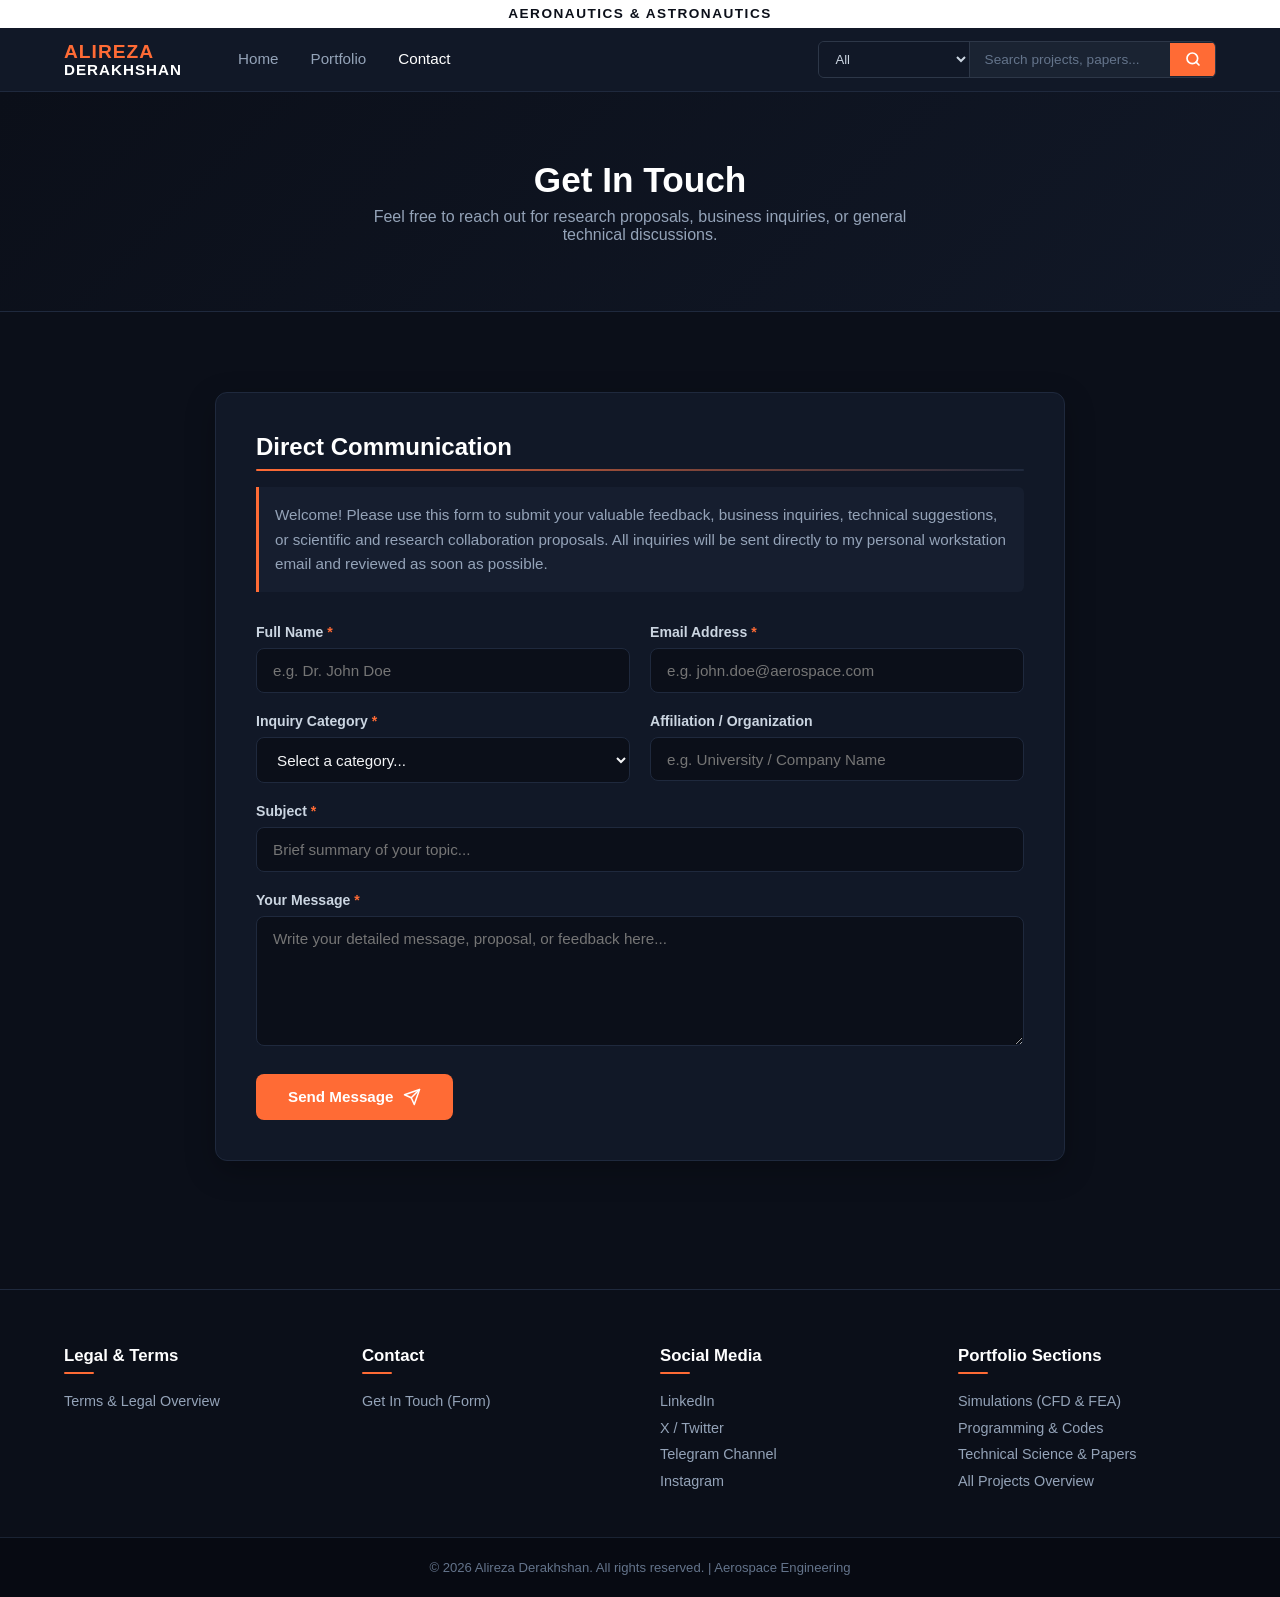
<file: contact.html>
<!DOCTYPE html>
<html lang="en">
<head>
    <meta charset="UTF-8">
    <meta name="viewport" content="width=device-width, initial-scale=1.0">
    <title>Contact | Alireza Derakhshan</title>
    <link rel="stylesheet" href="css/style.css">
</head>
<body>

    <!-- Top White Banner -->
    <div class="top-banner">
        Aeronautics & Astronautics
    </div>

    <!-- Main Navigation Bar -->
    <header class="navbar">
        <div class="nav-left">
            <!-- Logo Section -->
            <div class="logo">
                <a href="index.html">
                    <span class="first-name">Alireza</span>
                    <span class="last-name">Derakhshan</span>
                </a>
            </div>
            
            <!-- Main Navigation Links -->
            <nav>
                <ul class="nav-links">
                    <li><a href="index.html">Home</a></li>
                    
                    <!-- Dropdown Parent -->
                    <li class="dropdown">
                        <a href="portfolio.html" class="dropbtn">Portfolio</a>
                        <ul class="dropdown-menu">
                            <li><a href="simulations.html">Simulations</a></li>
                            <li><a href="programming.html">Programming</a></li>
                            <li><a href="technical-science.html">Technical Science</a></li>
                        </ul>
                    </li>

                    <li><a href="contact.html" class="active">Contact</a></li>
                </ul>
            </nav>
        </div>

        <!-- Integrated Search Bar -->
        <form class="search-box" action="portfolio.html" method="GET">
            <select name="category" class="search-select">
                <option value="all">All</option>
                <option value="simulations">Simulations</option>
                <option value="programming">Programming</option>
                <option value="technical-science">Technical Science</option>
            </select>
            <input type="text" name="q" placeholder="Search projects, papers..." class="search-input" required>
            <button type="submit" class="search-button" aria-label="Search">
                <svg xmlns="http://www.w3.org/2000/svg" width="16" height="16" viewBox="0 0 24 24" fill="none" stroke="currentColor" stroke-width="2.5" stroke-linecap="round" stroke-linejoin="round">
                    <circle cx="11" cy="11" r="8"></circle>
                    <line x1="21" y1="21" x2="16.65" y2="16.65"></line>
                </svg>
            </button>
        </form>
    </header>

    <!-- Page Header Banner -->
    <section class="hero-banner" style="max-height: 220px; display: flex; align-items: center; justify-content: center; background: linear-gradient(135deg, #0b0f19 0%, #111827 100%); border-bottom: 1px solid #1f293d;">
        <div style="text-align: center; padding: 2rem;">
            <h1 style="color: #ffffff; font-size: 2.2rem; margin-bottom: 0.5rem; font-weight: 700;">Get In Touch</h1>
            <p style="color: #94a3b8; font-size: 1rem; max-width: 600px; margin: 0 auto;">Feel free to reach out for research proposals, business inquiries, or general technical discussions.</p>
        </div>
    </section>

    <!-- Main Contact Container -->
    <main class="portfolio-wrapper" style="padding-top: 3rem; padding-bottom: 4rem;">
        
        <div class="contact-card-block">
            
            <!-- Formal Header Text Area -->
            <div class="contact-intro">
                <h2>Direct Communication</h2>
                <div class="category-line"></div>
                <p class="formal-notice">
                    Welcome! Please use this form to submit your valuable feedback, business inquiries, technical suggestions, or scientific and research collaboration proposals. All inquiries will be sent directly to my personal workstation email and reviewed as soon as possible.
                </p>
            </div>

            <!-- Contact Form -->
            <!-- Note: Replace the action URL with your Formspree endpoint (e.g., https://formspree.io/f/xknlqwbz) -->
            <form action="https://formspree.io/f/YOUR_FORM_ID" method="POST" class="contact-form">
                
                <!-- Row 1: Name & Email -->
                <div class="form-row">
                    <div class="form-group">
                        <label for="full-name">Full Name <span class="required">*</span></label>
                        <input type="text" id="full-name" name="name" placeholder="e.g. Dr. John Doe" required>
                    </div>

                    <div class="form-group">
                        <label for="email">Email Address <span class="required">*</span></label>
                        <input type="email" id="email" name="email" placeholder="e.g. john.doe@aerospace.com" required>
                    </div>
                </div>

                <!-- Row 2: Organization / Phone & Inquiry Type -->
                <div class="form-row">
                    <div class="form-group">
                        <label for="inquiry-type">Inquiry Category <span class="required">*</span></label>
                        <select id="inquiry-type" name="inquiry_type" class="form-select" required>
                            <option value="" disabled selected>Select a category...</option>
                            <option value="Scientific Research">Scientific / Academic Research Collaboration</option>
                            <option value="Business Inquiry">Business & Commercial Inquiry</option>
                            <option value="Feedback / Suggestion">Feedback & Technical Suggestions</option>
                            <option value="General Question">General Question</option>
                        </select>
                    </div>

                    <div class="form-group">
                        <label for="organization">Affiliation / Organization</label>
                        <input type="text" id="organization" name="organization" placeholder="e.g. University / Company Name">
                    </div>
                </div>

                <!-- Row 3: Subject -->
                <div class="form-group">
                    <label for="subject">Subject <span class="required">*</span></label>
                    <input type="text" id="subject" name="subject" placeholder="Brief summary of your topic..." required>
                </div>

                <!-- Row 4: Message -->
                <div class="form-group">
                    <label for="message">Your Message <span class="required">*</span></label>
                    <textarea id="message" name="message" rows="6" placeholder="Write your detailed message, proposal, or feedback here..." required></textarea>
                </div>

                <!-- Submit Button -->
                <div class="form-submit-wrapper">
                    <button type="submit" class="submit-btn">
                        <span>Send Message</span>
                        <svg xmlns="http://www.w3.org/2000/svg" width="18" height="18" viewBox="0 0 24 24" fill="none" stroke="currentColor" stroke-width="2" stroke-linecap="round" stroke-linejoin="round">
                            <line x1="22" y1="2" x2="11" y2="13"></line>
                            <polygon points="22 2 15 22 11 13 2 9 22 2"></polygon>
                        </svg>
                    </button>
                </div>

            </form>

        </div>

    </main>
<!-- Main Site Footer -->
    <footer class="site-footer">
        <div class="footer-container">
            
            <!-- Column 1: Legal & Terms -->
            <div class="footer-col">
                <h4>Legal & Terms</h4>
                <ul class="footer-links">
                    <li><a href="legal.html">Terms & Legal Overview</a></li>
                </ul>
            </div>

            <!-- Column 2: Contact Info -->
            <div class="footer-col">
                <h4>Contact</h4>
                <ul class="footer-links">
                    <li><a href="contact.html">Get In Touch (Form)</a></li>
                </ul>
            </div>

            <!-- Column 3: Social Media -->
            <div class="footer-col">
                <h4>Social Media</h4>
                <ul class="footer-links">
                    <li><a href="https://linkedin.com" target="_blank" rel="noopener">LinkedIn</a></li>
                    <li><a href="https://x.com" target="_blank" rel="noopener">X / Twitter</a></li>
                    <li><a href="https://t.me/yourchannel" target="_blank" rel="noopener">Telegram Channel</a></li>
                    <li><a href="https://instagram.com" target="_blank" rel="noopener">Instagram</a></li>
                </ul>
            </div>

            <!-- Column 4: Portfolio Sections -->
            <div class="footer-col">
                <h4>Portfolio Sections</h4>
                <ul class="footer-links">
                    <li><a href="simulations.html">Simulations (CFD & FEA)</a></li>
                    <li><a href="programming.html">Programming & Codes</a></li>
                    <li><a href="technical-science.html">Technical Science & Papers</a></li>
                    <li><a href="portfolio.html">All Projects Overview</a></li>
                </ul>
            </div>

        </div>

        <!-- Footer Bottom Bar -->
        <div class="footer-bottom">
            <div class="footer-bottom-content">
                <p>&copy; 2026 Alireza Derakhshan. All rights reserved. | Aerospace Engineering</p>
            </div>
        </div>
    </footer>
    
</body>
</html>
</file>
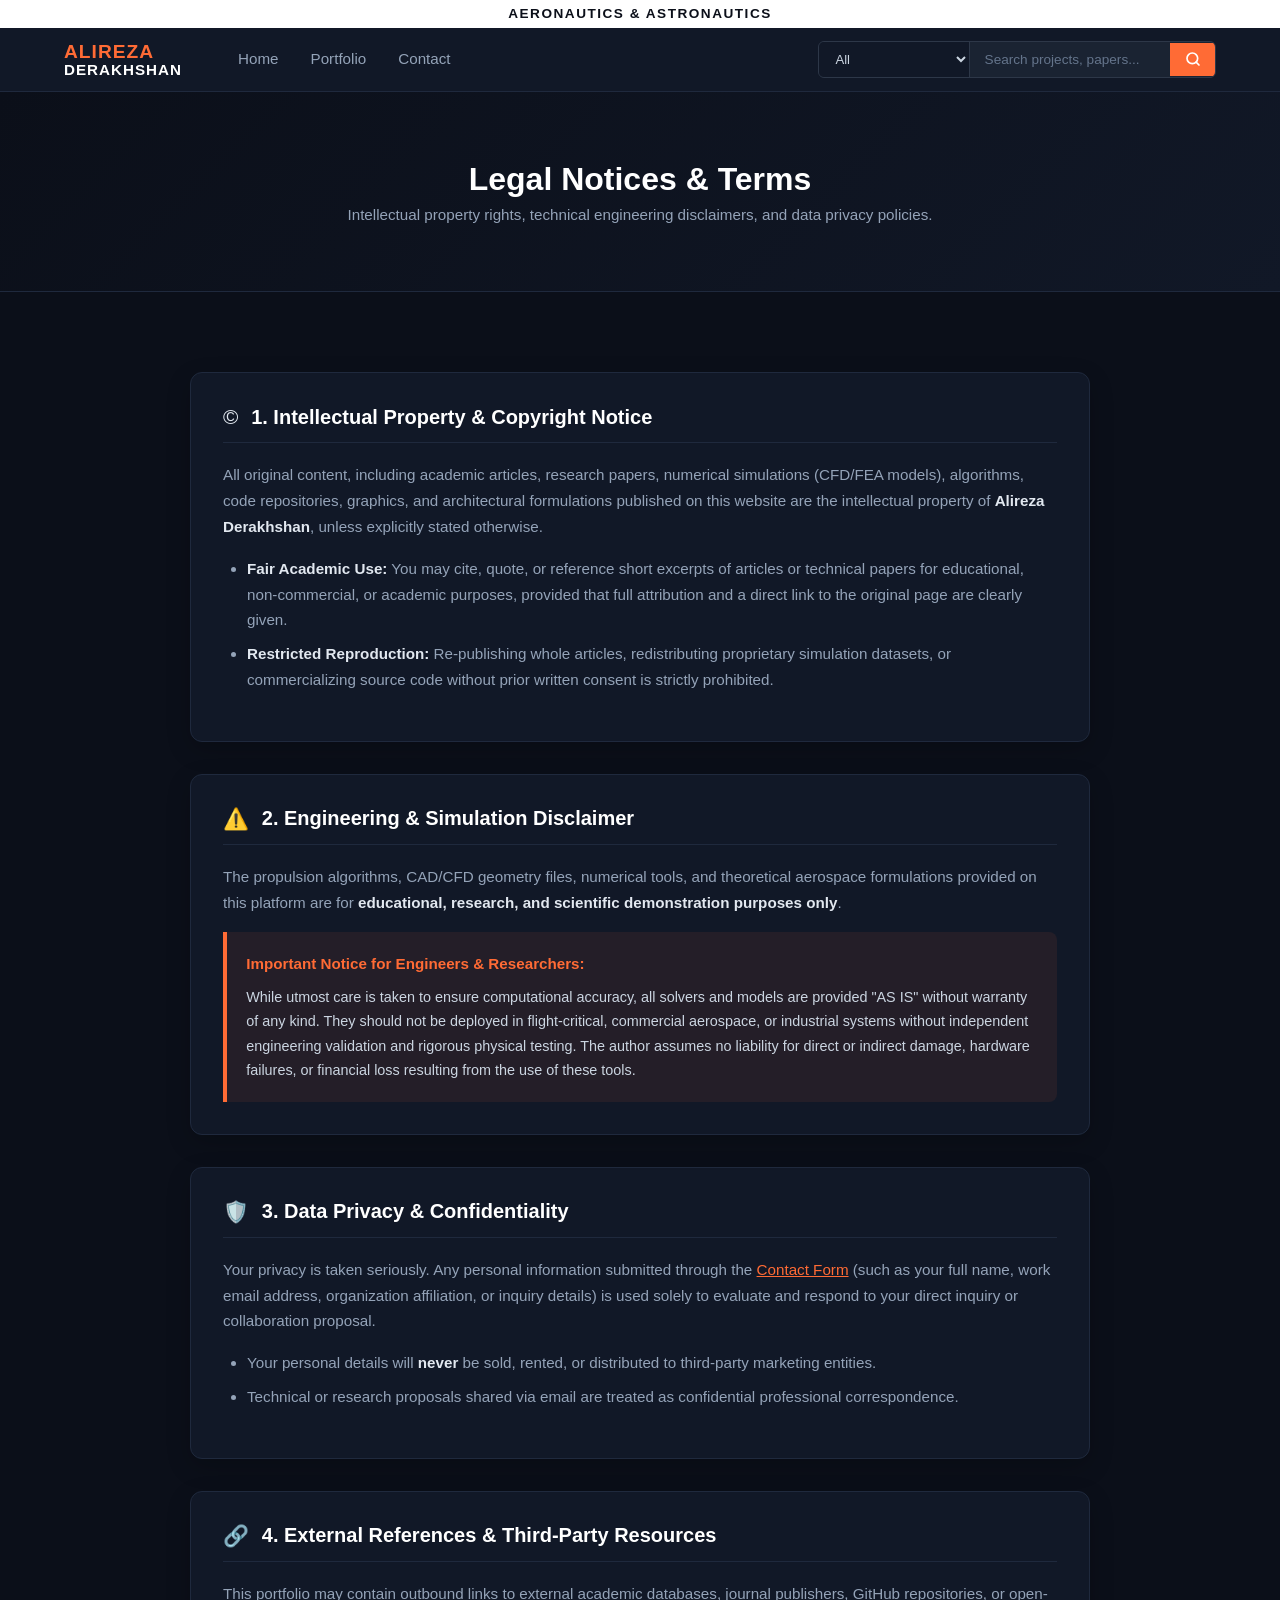
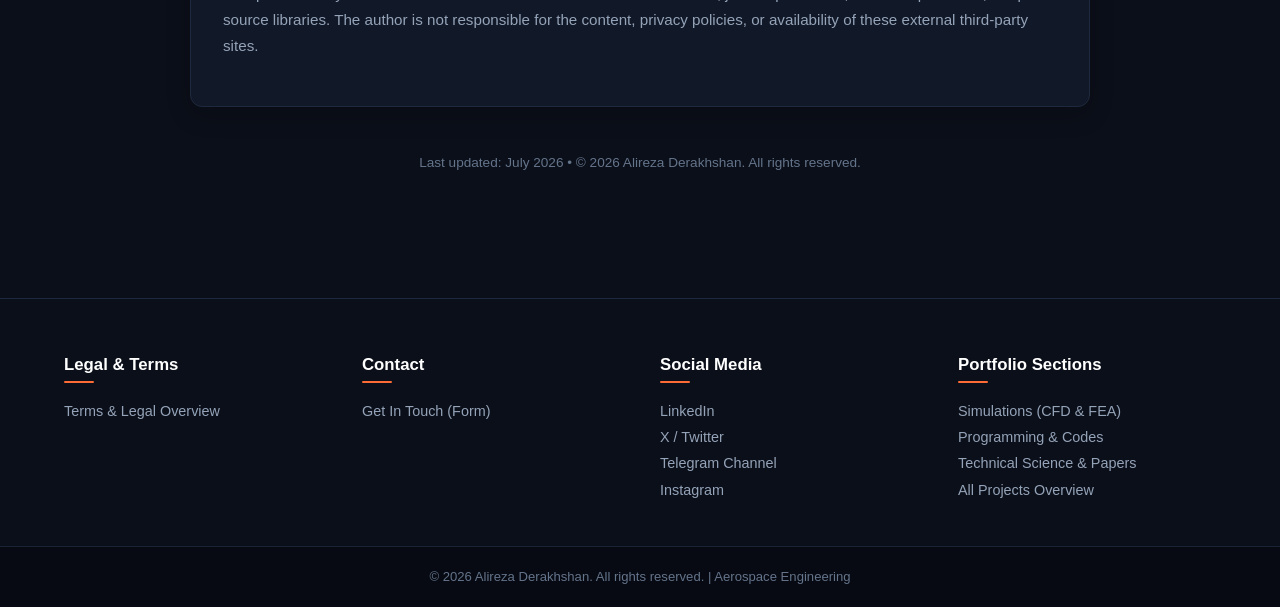
<file: Legal.html>
<!DOCTYPE html>
<html lang="en">
<head>
    <meta charset="UTF-8">
    <meta name="viewport" content="width=device-width, initial-scale=1.0">
    <title>Terms, Privacy & Legal Disclaimer | Alireza Derakhshan</title>
    <link rel="stylesheet" href="css/style.css">
</head>
<body>

    <!-- Top White Banner -->
    <div class="top-banner">
        Aeronautics & Astronautics
    </div>

    <!-- Main Navigation Bar -->
    <header class="navbar">
        <div class="nav-left">
            <!-- Logo Section -->
            <div class="logo">
                <a href="index.html">
                    <span class="first-name">Alireza</span>
                    <span class="last-name">Derakhshan</span>
                </a>
            </div>
            
            <!-- Main Navigation Links -->
            <nav>
                <ul class="nav-links">
                    <li><a href="index.html">Home</a></li>
                    
                    <!-- Dropdown Parent -->
                    <li class="dropdown">
                        <a href="portfolio.html" class="dropbtn">Portfolio</a>
                        <ul class="dropdown-menu">
                            <li><a href="simulations.html">Simulations</a></li>
                            <li><a href="programming.html">Programming</a></li>
                            <li><a href="technical-science.html">Technical Science</a></li>
                        </ul>
                    </li>

                    <li><a href="contact.html">Contact</a></li>
                </ul>
            </nav>
        </div>

        <!-- Integrated Search Bar -->
        <form class="search-box" action="portfolio.html" method="GET">
            <select name="category" class="search-select">
                <option value="all">All</option>
                <option value="simulations">Simulations</option>
                <option value="programming">Programming</option>
                <option value="technical-science">Technical Science</option>
            </select>
            <input type="text" name="q" placeholder="Search projects, papers..." class="search-input" required>
            <button type="submit" class="search-button" aria-label="Search">
                <svg xmlns="http://www.w3.org/2000/svg" width="16" height="16" viewBox="0 0 24 24" fill="none" stroke="currentColor" stroke-width="2.5" stroke-linecap="round" stroke-linejoin="round">
                    <circle cx="11" cy="11" r="8"></circle>
                    <line x1="21" y1="21" x2="16.65" y2="16.65"></line>
                </svg>
            </button>
        </form>
    </header>

    <!-- Page Header Banner -->
    <section class="hero-banner" style="max-height: 200px; display: flex; align-items: center; justify-content: center; background: linear-gradient(135deg, #0b0f19 0%, #111827 100%); border-bottom: 1px solid #1f293d;">
        <div style="text-align: center; padding: 2rem;">
            <h1 style="color: #ffffff; font-size: 2rem; margin-bottom: 0.5rem; font-weight: 700;">Legal Notices & Terms</h1>
            <p style="color: #94a3b8; font-size: 0.95rem; max-width: 650px; margin: 0 auto;">Intellectual property rights, technical engineering disclaimers, and data privacy policies.</p>
        </div>
    </section>

    <!-- Main Legal Content Wrapper -->
    <main class="portfolio-wrapper" style="padding-top: 3rem; padding-bottom: 4rem;">
        
        <div class="legal-container">
            
            <!-- Section 1: Copyright -->
            <article class="legal-card">
                <div class="legal-header">
                    <span class="legal-icon">©</span>
                    <h2>1. Intellectual Property & Copyright Notice</h2>
                </div>
                <div class="legal-body">
                    <p>
                        All original content, including academic articles, research papers, numerical simulations (CFD/FEA models), algorithms, code repositories, graphics, and architectural formulations published on this website are the intellectual property of <strong>Alireza Derakhshan</strong>, unless explicitly stated otherwise.
                    </p>
                    <ul>
                        <li><strong>Fair Academic Use:</strong> You may cite, quote, or reference short excerpts of articles or technical papers for educational, non-commercial, or academic purposes, provided that full attribution and a direct link to the original page are clearly given.</li>
                        <li><strong>Restricted Reproduction:</strong> Re-publishing whole articles, redistributing proprietary simulation datasets, or commercializing source code without prior written consent is strictly prohibited.</li>
                    </ul>
                </div>
            </article>

            <!-- Section 2: Technical Disclaimer -->
            <article class="legal-card">
                <div class="legal-header">
                    <span class="legal-icon">⚠️</span>
                    <h2>2. Engineering & Simulation Disclaimer</h2>
                </div>
                <div class="legal-body">
                    <p>
                        The propulsion algorithms, CAD/CFD geometry files, numerical tools, and theoretical aerospace formulations provided on this platform are for <strong>educational, research, and scientific demonstration purposes only</strong>.
                    </p>
                    <div class="legal-warning-box">
                        <strong>Important Notice for Engineers & Researchers:</strong>
                        <p>While utmost care is taken to ensure computational accuracy, all solvers and models are provided "AS IS" without warranty of any kind. They should not be deployed in flight-critical, commercial aerospace, or industrial systems without independent engineering validation and rigorous physical testing. The author assumes no liability for direct or indirect damage, hardware failures, or financial loss resulting from the use of these tools.</p>
                    </div>
                </div>
            </article>

            <!-- Section 3: Privacy Policy -->
            <article class="legal-card">
                <div class="legal-header">
                    <span class="legal-icon">🛡️</span>
                    <h2>3. Data Privacy & Confidentiality</h2>
                </div>
                <div class="legal-body">
                    <p>
                        Your privacy is taken seriously. Any personal information submitted through the <a href="contact.html" style="color: #ff6b35;">Contact Form</a> (such as your full name, work email address, organization affiliation, or inquiry details) is used solely to evaluate and respond to your direct inquiry or collaboration proposal.
                    </p>
                    <ul>
                        <li>Your personal details will <strong>never</strong> be sold, rented, or distributed to third-party marketing entities.</li>
                        <li>Technical or research proposals shared via email are treated as confidential professional correspondence.</li>
                    </ul>
                </div>
            </article>

            <!-- Section 4: External Links -->
            <article class="legal-card">
                <div class="legal-header">
                    <span class="legal-icon">🔗</span>
                    <h2>4. External References & Third-Party Resources</h2>
                </div>
                <div class="legal-body">
                    <p>
                        This portfolio may contain outbound links to external academic databases, journal publishers, GitHub repositories, or open-source libraries. The author is not responsible for the content, privacy policies, or availability of these external third-party sites.
                    </p>
                </div>
            </article>

            <!-- Footer Stamp -->
            <div class="legal-footer-note">
                <p>Last updated: July 2026 • © 2026 Alireza Derakhshan. All rights reserved.</p>
            </div>

        </div>

    </main>
<!-- Main Site Footer -->
    <footer class="site-footer">
        <div class="footer-container">
            
            <!-- Column 1: Legal & Terms -->
            <div class="footer-col">
                <h4>Legal & Terms</h4>
                <ul class="footer-links">
                    <li><a href="legal.html">Terms & Legal Overview</a></li>
                </ul>
            </div>

            <!-- Column 2: Contact Info -->
            <div class="footer-col">
                <h4>Contact</h4>
                <ul class="footer-links">
                    <li><a href="contact.html">Get In Touch (Form)</a></li>
                </ul>
            </div>

            <!-- Column 3: Social Media -->
            <div class="footer-col">
                <h4>Social Media</h4>
                <ul class="footer-links">
                    <li><a href="https://linkedin.com" target="_blank" rel="noopener">LinkedIn</a></li>
                    <li><a href="https://x.com" target="_blank" rel="noopener">X / Twitter</a></li>
                    <li><a href="https://t.me/yourchannel" target="_blank" rel="noopener">Telegram Channel</a></li>
                    <li><a href="https://instagram.com" target="_blank" rel="noopener">Instagram</a></li>
                </ul>
            </div>

            <!-- Column 4: Portfolio Sections -->
            <div class="footer-col">
                <h4>Portfolio Sections</h4>
                <ul class="footer-links">
                    <li><a href="simulations.html">Simulations (CFD & FEA)</a></li>
                    <li><a href="programming.html">Programming & Codes</a></li>
                    <li><a href="technical-science.html">Technical Science & Papers</a></li>
                    <li><a href="portfolio.html">All Projects Overview</a></li>
                </ul>
            </div>

        </div>

        <!-- Footer Bottom Bar -->
        <div class="footer-bottom">
            <div class="footer-bottom-content">
                <p>&copy; 2026 Alireza Derakhshan. All rights reserved. | Aerospace Engineering</p>
            </div>
        </div>
    </footer>
    
</body>
</html>
</file>
<file: css/style.css>
/* Reset and Base Styles */
* {
    margin: 0;
    padding: 0;
    box-sizing: border-box;
    font-family: 'Inter', -apple-system, BlinkMacSystemFont, 'Segoe UI', Roboto, sans-serif;
}

body {
    background-color: #0b0f19; /* Dark Space Theme */
    color: #e2e8f0;
}

/* 1. Top White Banner */
.top-banner {
    background-color: #ffffff;
    color: #0b0f19;
    text-align: center;
    padding: 0.4rem 1rem;
    font-size: 0.85rem;
    font-weight: 700;
    letter-spacing: 1.5px;
    text-transform: uppercase;
}

/* 2. Navbar Container */
.navbar {
    display: flex;
    justify-content: space-between;
    align-items: center;
    padding: 0.8rem 5%;
    background-color: #111827;
    border-bottom: 1px solid #1f293d;
    gap: 1.5rem;
}

.nav-left {
    display: flex;
    align-items: center;
    gap: 3.5rem;
}

/* 3. Logo Styles */
.logo a {
    display: flex;
    flex-direction: column;
    text-decoration: none;
    line-height: 1.1;
}

.logo .first-name {
    color: #ff6b35; /* Orange Accent */
    font-size: 1.2rem;
    font-weight: 800;
    text-transform: uppercase;
    letter-spacing: 1px;
}

.logo .last-name {
    color: #ffffff;
    font-size: 0.95rem;
    font-weight: 600;
    text-transform: uppercase;
    letter-spacing: 1px;
}

/* 4. Navigation Links */
.nav-links {
    display: flex;
    list-style: none;
    gap: 2rem;
    align-items: center;
}

.nav-links a {
    color: #94a3b8;
    text-decoration: none;
    font-weight: 500;
    font-size: 0.95rem;
    transition: color 0.3s ease;
}

.nav-links a:hover,
.nav-links a.active {
    color: #ffffff;
}

/* 5. Dropdown Menu Styles */
.dropdown {
    position: relative;
}

.dropdown-menu {
    position: absolute;
    top: 100%;
    left: 0;
    background-color: #1a2332;
    min-width: 200px;
    border-radius: 6px;
    box-shadow: 0 10px 25px rgba(0, 0, 0, 0.5);
    display: none;
    list-style: none;
    padding: 0.5rem 0;
    border: 1px solid #2d3748;
    z-index: 100;
}

.dropdown-menu li a {
    display: block;
    padding: 0.75rem 1.2rem;
    font-size: 0.85rem;
    color: #cbd5e1;
}

.dropdown-menu li a:hover {
    background-color: #242f42;
    color: #ff6b35;
}

.dropdown:hover .dropdown-menu {
    display: block;
}

/* 6. Search Box Styles */
.search-box {
    display: flex;
    align-items: center;
    background-color: #1a2332;
    border: 1px solid #2d3748;
    border-radius: 6px;
    overflow: hidden;
    transition: border-color 0.3s ease, box-shadow 0.3s ease;
}

.search-box:focus-within {
    border-color: #ff6b35;
    box-shadow: 0 0 0 2px rgba(255, 107, 53, 0.2);
}

.search-select {
    background-color: #111827;
    color: #cbd5e1;
    border: none;
    border-right: 1px solid #2d3748;
    padding: 0.55rem 0.8rem;
    font-size: 0.82rem;
    font-weight: 500;
    outline: none;
    cursor: pointer;
}

.search-select option {
    background-color: #111827;
    color: #e2e8f0;
}

.search-input {
    background: transparent;
    border: none;
    padding: 0.55rem 0.9rem;
    color: #ffffff;
    font-size: 0.85rem;
    outline: none;
    width: 200px;
}

.search-input::placeholder {
    color: #64748b;
}

.search-button {
    background-color: #ff6b35;
    border: none;
    color: #ffffff;
    padding: 0.55rem 0.9rem;
    display: flex;
    align-items: center;
    justify-content: center;
    cursor: pointer;
    transition: background-color 0.3s ease;
}

.search-button:hover {
    background-color: #e05523;
}

/* Home Page Banner (Optional) */
.hero-banner {
    width: 100%;
    aspect-ratio: 1920 / 400;
    max-height: 260px;
    overflow: hidden;
    border-bottom: 1px solid #1f293d;
}

.hero-banner img {
    width: 100%;
    height: 100%;
    object-fit: cover;
    object-position: center;
    display: block;
}

/* =========================================================
   7. PORTFOLIO PAGE STYLES (Magazine Layout)
   ========================================================= */

.portfolio-wrapper {
    max-width: 1240px;
    margin: 2rem auto 4rem auto;
    padding: 0 1.5rem;
}

/* Category Block & Headers */
.category-block {
    margin-bottom: 4rem;
}

.category-header {
    display: flex;
    align-items: center;
    gap: 1.2rem;
    margin-bottom: 1.5rem;
}

.category-header h2 {
    font-size: 1.6rem;
    font-weight: 800;
    color: #ffffff;
    text-transform: uppercase;
    letter-spacing: 0.5px;
    white-space: nowrap;
}

.category-line {
    width: 100%;
    height: 2px;
    background: linear-gradient(90deg, #ff6b35 0%, #1f293d 100%);
    border-radius: 2px;
}

/* Featured Top Row Layout */
.featured-row {
    display: grid;
    grid-template-columns: 2fr 1fr;
    gap: 1.5rem;
    margin-bottom: 1.5rem;
}

/* Left Featured Large Card */
.featured-card {
    background-color: #111827;
    border-radius: 8px;
    overflow: hidden;
    border: 1px solid #1f293d;
    position: relative;
    box-shadow: 0 8px 20px rgba(0,0,0,0.3);
}

.featured-img-box {
    position: relative;
    width: 100%;
    height: 100%;
    min-height: 340px;
}

.featured-img-box img {
    width: 100%;
    height: 100%;
    object-fit: cover;
    display: block;
}

.featured-overlay {
    position: absolute;
    bottom: 0;
    left: 0;
    right: 0;
    background: linear-gradient(180deg, rgba(11, 15, 25, 0) 0%, rgba(11, 15, 25, 0.95) 80%);
    padding: 1.5rem;
}

.featured-overlay h3 {
    font-size: 1.35rem;
    font-weight: 700;
    color: #ffffff;
    margin-bottom: 0.5rem;
    line-height: 1.35;
}

.featured-overlay p {
    font-size: 0.88rem;
    color: #cbd5e1;
    line-height: 1.4;
}

/* Right Latest Sidebar List */
.latest-sidebar {
    background-color: #111827;
    border-radius: 8px;
    border: 1px solid #1f293d;
    padding: 1.2rem;
    display: flex;
    flex-direction: column;
}

.sidebar-head {
    display: flex;
    align-items: center;
    gap: 0.5rem;
    border-bottom: 2px solid #2d3748;
    padding-bottom: 0.6rem;
    margin-bottom: 1rem;
}

.star-icon {
    color: #38bdf8; /* Blue star accent like reference image */
    font-size: 1.2rem;
}

.sidebar-head h4 {
    font-size: 0.88rem;
    font-weight: 800;
    color: #ffffff;
    letter-spacing: 0.8px;
}

.sidebar-list {
    list-style: none;
    display: flex;
    flex-direction: column;
    gap: 0.8rem;
}

.sidebar-list li {
    border-bottom: 1px dotted #2d3748;
    padding-bottom: 0.75rem;
}

.sidebar-list li:last-child {
    border-bottom: none;
    padding-bottom: 0;
}

.sidebar-list a {
    color: #ffffff;
    text-decoration: none;
    font-weight: 700;
    font-size: 0.88rem;
    line-height: 1.35;
    display: block;
    transition: color 0.2s ease;
}

.sidebar-list a:hover {
    color: #ff6b35;
}

.post-date {
    display: block;
    font-size: 0.75rem;
    color: #64748b;
    margin-top: 0.3rem;
}

/* Bottom Row: 3 Cards Grid */
.cards-grid {
    display: grid;
    grid-template-columns: repeat(3, 1fr);
    gap: 1.5rem;
}

.grid-card {
    background-color: #111827;
    border-radius: 8px;
    overflow: hidden;
    border: 1px solid #1f293d;
    display: flex;
    flex-direction: column;
    transition: transform 0.2s ease, border-color 0.2s ease;
}

.grid-card:hover {
    transform: translateY(-4px);
    border-color: #ff6b35;
}

.grid-card img {
    width: 100%;
    height: 170px;
    object-fit: cover;
    display: block;
}

.card-body {
    padding: 1.2rem;
    display: flex;
    flex-direction: column;
    flex-grow: 1;
}

.card-body h4 {
    font-size: 0.98rem;
    font-weight: 700;
    color: #ffffff;
    line-height: 1.35;
    margin-bottom: 0.5rem;
}

.card-body p {
    font-size: 0.82rem;
    color: #94a3b8;
    line-height: 1.4;
    margin-bottom: 1rem;
}

.card-meta {
    font-size: 0.75rem;
    color: #ff6b35;
    font-weight: 600;
    margin-top: auto;
}

/* Responsive Rules */
@media (max-width: 900px) {
    .featured-row {
        grid-template-columns: 1fr;
    }
    .cards-grid {
        grid-template-columns: repeat(2, 1fr);
    }
}

@media (max-width: 600px) {
    .cards-grid {
        grid-template-columns: 1fr;
    }
}
/* =========================================================
   8. PAGINATION STYLES
   ========================================================= */

/* Grid with 4 columns for 8 cards */
.cards-grid.grid-4-cols {
    grid-template-columns: repeat(4, 1fr);
}

.pagination {
    display: flex;
    justify-content: center;
    align-items: center;
    gap: 0.5rem;
    margin-top: 3.5rem;
    padding-top: 1.5rem;
    border-top: 1px solid #1f293d;
}

.pagination a {
    background-color: #111827;
    color: #94a3b8;
    text-decoration: none;
    padding: 0.6rem 1rem;
    border-radius: 6px;
    border: 1px solid #1f293d;
    font-size: 0.88rem;
    font-weight: 600;
    transition: all 0.25 ease;
}

.pagination a:hover {
    background-color: #1a2332;
    color: #ffffff;
    border-color: #ff6b35;
}

.pagination a.active {
    background-color: #ff6b35;
    color: #ffffff;
    border-color: #ff6b35;
}

.pagination a.disabled {
    opacity: 0.4;
    cursor: not-allowed;
    pointer-events: none;
}

/* Responsive Grid for Pagination Page */
@media (max-width: 1100px) {
    .cards-grid.grid-4-cols {
        grid-template-columns: repeat(2, 1fr);
    }
}

@media (max-width: 600px) {
    .cards-grid.grid-4-cols {
        grid-template-columns: 1fr;
    }
}
/* =========================================================
   9. READ MORE BUTTON STYLES
   ========================================================= */
.section-more {
    display: flex;
    justify-content: flex-end; /* قرارگیری در سمت راست */
    margin-top: 1.5rem;
    padding-top: 1rem;
    border-top: 1px solid rgba(255, 255, 255, 0.05);
}

.read-more-link {
    display: inline-flex;
    align-items: center;
    gap: 0.5rem;
    color: #ff6b35;
    font-weight: 600;
    font-size: 0.95rem;
    text-decoration: none;
    transition: all 0.25s ease;
}

.read-more-link:hover {
    color: #ffffff;
    transform: translateX(5px); /* حرکت جزیی فلش به سمت راست هنگام هوور */
}
/* =========================================================
   10. HOME LATEST UPDATES (IMAGE LAYOUT MATCH)
   ========================================================= */

/* شبکه 3 ستونه برای کارت‌های پایین */
.cards-grid.grid-3-cols {
    grid-template-columns: repeat(3, 1fr);
    gap: 1.25rem;
    margin-top: 1.5rem;
}

/* استایل متای کامنت زیر کارت‌ها */
.card-comment {
    display: flex;
    align-items: center;
    gap: 0.35rem;
    margin-top: 0.75rem;
    font-size: 0.8rem;
    color: #94a3b8;
    font-weight: 600;
}

/* آیتم‌های کوچک‌تر منوی جانبی راست */
.sidebar-list li.small-item a {
    font-size: 0.82rem;
    color: #64748b;
    font-weight: normal;
}
.sidebar-list li.small-item a:hover {
    color: #ff6b35;
}

/* ریسپانسیو برای تبلت و موبایل */
@media (max-width: 992px) {
    .cards-grid.grid-3-cols {
        grid-template-columns: repeat(2, 1fr);
    }
}

@media (max-width: 600px) {
    .cards-grid.grid-3-cols {
        grid-template-columns: 1fr;
    }
}
/* =========================================================
   11. CATEGORY NAVIGATION CARDS (HOME PAGE)
   ========================================================= */
.category-nav-grid {
    display: grid;
    grid-template-columns: repeat(3, 1fr);
    gap: 1.5rem;
    margin-top: 1.5rem;
}

.category-nav-card {
    background-color: #111827;
    border: 1px solid #1f293d;
    border-radius: 8px;
    padding: 1.75rem;
    text-decoration: none;
    display: flex;
    flex-direction: column;
    justify-content: space-between;
    transition: all 0.3s ease;
}

.category-nav-card:hover {
    transform: translateY(-5px);
    border-color: #ff6b35;
    box-shadow: 0 10px 25px rgba(255, 107, 53, 0.15);
}

.category-badge {
    display: inline-block;
    font-size: 0.75rem;
    font-weight: 700;
    text-transform: uppercase;
    color: #ff6b35;
    letter-spacing: 0.5px;
    margin-bottom: 0.5rem;
}

.category-nav-card h3 {
    color: #ffffff;
    font-size: 1.35rem;
    margin-bottom: 0.75rem;
    transition: color 0.25s ease;
}

.category-nav-card:hover h3 {
    color: #ff6b35;
}

.category-nav-card p {
    color: #94a3b8;
    font-size: 0.88rem;
    line-height: 1.5;
    margin-bottom: 1.5rem;
}

.category-card-btn {
    color: #ffffff;
    font-size: 0.9rem;
    font-weight: 600;
    display: inline-flex;
    align-items: center;
    gap: 0.5rem;
    transition: transform 0.25s ease;
}

.category-nav-card:hover .category-card-btn {
    color: #ff6b35;
    transform: translateX(5px);
}

/* ریسپانسیو برای موبایل */
@media (max-width: 900px) {
    .category-nav-grid {
        grid-template-columns: 1fr;
    }
}
/* =========================================================
   12. SOCIAL MEDIA & CONTACT BUTTONS SECTION
   ========================================================= */
.social-nav-grid {
    display: grid;
    grid-template-columns: repeat(5, 1fr);
    gap: 1rem;
    margin-top: 1.5rem;
}

.social-btn {
    background-color: #111827;
    border: 1px solid #1f293d;
    border-radius: 8px;
    padding: 1rem 0.75rem;
    text-decoration: none;
    display: flex;
    align-items: center;
    justify-content: center;
    gap: 0.6rem;
    color: #94a3b8;
    font-weight: 600;
    font-size: 0.9rem;
    transition: all 0.3s ease;
}

.social-btn svg {
    width: 20px;
    height: 20px;
    fill: currentColor;
    transition: transform 0.3s ease;
}

.social-btn:hover {
    color: #ffffff;
    border-color: #ff6b35;
    background-color: #1a2332;
    transform: translateY(-3px);
    box-shadow: 0 6px 18px rgba(255, 107, 53, 0.12);
}

.social-btn:hover svg {
    transform: scale(1.15);
    fill: #ff6b35;
}

/* ریسپانسیو برای تبلت و موبایل */
@media (max-width: 900px) {
    .social-nav-grid {
        grid-template-columns: repeat(3, 1fr);
    }
}

@media (max-width: 600px) {
    .social-nav-grid {
        grid-template-columns: repeat(2, 1fr);
    }
}
/* =========================================================
   13. CONTACT PAGE STYLES
   ========================================================= */
.contact-card-block {
    background-color: #111827;
    border: 1px solid #1f293d;
    border-radius: 12px;
    padding: 2.5rem;
    box-shadow: 0 10px 30px rgba(0, 0, 0, 0.25);
    max-width: 850px;
    margin: 0 auto;
}

.contact-intro h2 {
    color: #ffffff;
    font-size: 1.5rem;
    font-weight: 700;
    margin-bottom: 0.5rem;
}

.formal-notice {
    color: #94a3b8;
    font-size: 0.95rem;
    line-height: 1.6;
    margin-top: 1rem;
    margin-bottom: 2rem;
    padding: 1rem;
    background-color: rgba(31, 41, 61, 0.4);
    border-left: 3px solid #ff6b35;
    border-radius: 0 6px 6px 0;
}

/* Form Styles */
.contact-form {
    display: flex;
    flex-direction: column;
    gap: 1.25rem;
}

.form-row {
    display: grid;
    grid-template-columns: 1fr 1fr;
    gap: 1.25rem;
}

.form-group {
    display: flex;
    flex-direction: column;
    gap: 0.5rem;
}

.form-group label {
    color: #cbd5e1;
    font-size: 0.88rem;
    font-weight: 600;
}

.form-group label .required {
    color: #ff6b35;
}

.form-group input,
.form-group select,
.form-group textarea {
    background-color: #0b0f19;
    border: 1px solid #1f293d;
    border-radius: 8px;
    padding: 0.8rem 1rem;
    color: #f3f4f6;
    font-size: 0.95rem;
    font-family: inherit;
    transition: all 0.3s ease;
    outline: none;
}

.form-group input:focus,
.form-group select:focus,
.form-group textarea:focus {
    border-color: #ff6b35;
    box-shadow: 0 0 0 3px rgba(255, 107, 53, 0.15);
}

.form-group textarea {
    resize: vertical;
    min-height: 120px;
}

.form-select option {
    background-color: #111827;
    color: #ffffff;
}

/* Submit Button */
.form-submit-wrapper {
    margin-top: 0.5rem;
}

.submit-btn {
    background-color: #ff6b35;
    color: #ffffff;
    border: none;
    border-radius: 8px;
    padding: 0.9rem 2rem;
    font-size: 0.95rem;
    font-weight: 600;
    cursor: pointer;
    display: inline-flex;
    align-items: center;
    gap: 0.6rem;
    transition: all 0.3s ease;
}

.submit-btn:hover {
    background-color: #e05523;
    transform: translateY(-2px);
    box-shadow: 0 6px 16px rgba(255, 107, 53, 0.3);
}

.submit-btn svg {
    transition: transform 0.3s ease;
}

.submit-btn:hover svg {
    transform: translateX(3px) translateY(-3px);
}

/* Responsive */
@media (max-width: 768px) {
    .form-row {
        grid-template-columns: 1fr;
    }
    
    .contact-card-block {
        padding: 1.5rem;
    }
}
/* =========================================================
   14. LEGAL & TERMS PAGE STYLES
   ========================================================= */
.legal-container {
    max-width: 900px;
    margin: 0 auto;
    display: flex;
    flex-direction: column;
    gap: 2rem;
}

.legal-card {
    background-color: #111827;
    border: 1px solid #1f293d;
    border-radius: 12px;
    padding: 2rem;
    box-shadow: 0 8px 24px rgba(0, 0, 0, 0.2);
}

.legal-header {
    display: flex;
    align-items: center;
    gap: 0.8rem;
    margin-bottom: 1.2rem;
    border-bottom: 1px solid #1f293d;
    padding-bottom: 0.8rem;
}

.legal-icon {
    font-size: 1.3rem;
}

.legal-header h2 {
    color: #ffffff;
    font-size: 1.25rem;
    font-weight: 700;
}

.legal-body {
    color: #94a3b8;
    font-size: 0.95rem;
    line-height: 1.7;
}

.legal-body p {
    margin-bottom: 1rem;
}

.legal-body ul {
    list-style-type: disc;
    padding-left: 1.5rem;
    margin-bottom: 1rem;
}

.legal-body li {
    margin-bottom: 0.5rem;
}

.legal-body strong {
    color: #e2e8f0;
}

/* Warning Box for Engineering Disclaimer */
.legal-warning-box {
    background-color: rgba(255, 107, 53, 0.08);
    border-left: 4px solid #ff6b35;
    padding: 1.2rem;
    border-radius: 0 8px 8px 0;
    margin-top: 1rem;
}

.legal-warning-box strong {
    color: #ff6b35;
    display: block;
    margin-bottom: 0.5rem;
    font-size: 0.95rem;
}

.legal-warning-box p {
    margin-bottom: 0;
    font-size: 0.9rem;
    color: #cbd5e1;
}

.legal-footer-note {
    text-align: center;
    color: #64748b;
    font-size: 0.85rem;
    margin-top: 1rem;
}
/* =========================================================
   15. SITE FOOTER STYLES
   ========================================================= */
.site-footer {
    background-color: #0b0f19;
    border-top: 1px solid #1f293d;
    padding-top: 3.5rem;
    margin-top: auto;
    font-size: 0.9rem;
}

.footer-container {
    max-width: 1200px;
    margin: 0 auto;
    padding: 0 1.5rem 3rem 1.5rem;
    display: grid;
    grid-template-columns: repeat(4, 1fr);
    gap: 2.5rem;
}

.footer-col h4 {
    color: #ffffff;
    font-size: 1.05rem;
    font-weight: 700;
    margin-bottom: 1.2rem;
    position: relative;
    padding-bottom: 0.5rem;
}

/* Orange Accent Line Under Header */
.footer-col h4::after {
    content: '';
    position: absolute;
    bottom: 0;
    left: 0;
    width: 30px;
    height: 2px;
    background-color: #ff6b35;
    border-radius: 2px;
}

.footer-links {
    list-style: none;
    padding: 0;
    margin: 0;
    display: flex;
    flex-direction: column;
    gap: 0.65rem;
}

.footer-links a {
    color: #94a3b8;
    text-decoration: none;
    transition: all 0.25 ease;
    display: inline-block;
}

.footer-links a:hover {
    color: #ff6b35;
    transform: translateX(4px);
}

/* Footer Bottom Bar */
.footer-bottom {
    background-color: #070a12;
    border-top: 1px solid #1a2333;
    padding: 1.25rem 1.5rem;
    text-align: center;
}

.footer-bottom-content p {
    color: #64748b;
    font-size: 0.82rem;
    margin: 0;
    line-height: 1.5;
}

/* Responsive Footer */
@media (max-width: 900px) {
    .footer-container {
        grid-template-columns: repeat(2, 1fr);
        gap: 2rem;
    }
}

@media (max-width: 550px) {
    .footer-container {
        grid-template-columns: 1fr;
        gap: 2rem;
    }
}
</file>
